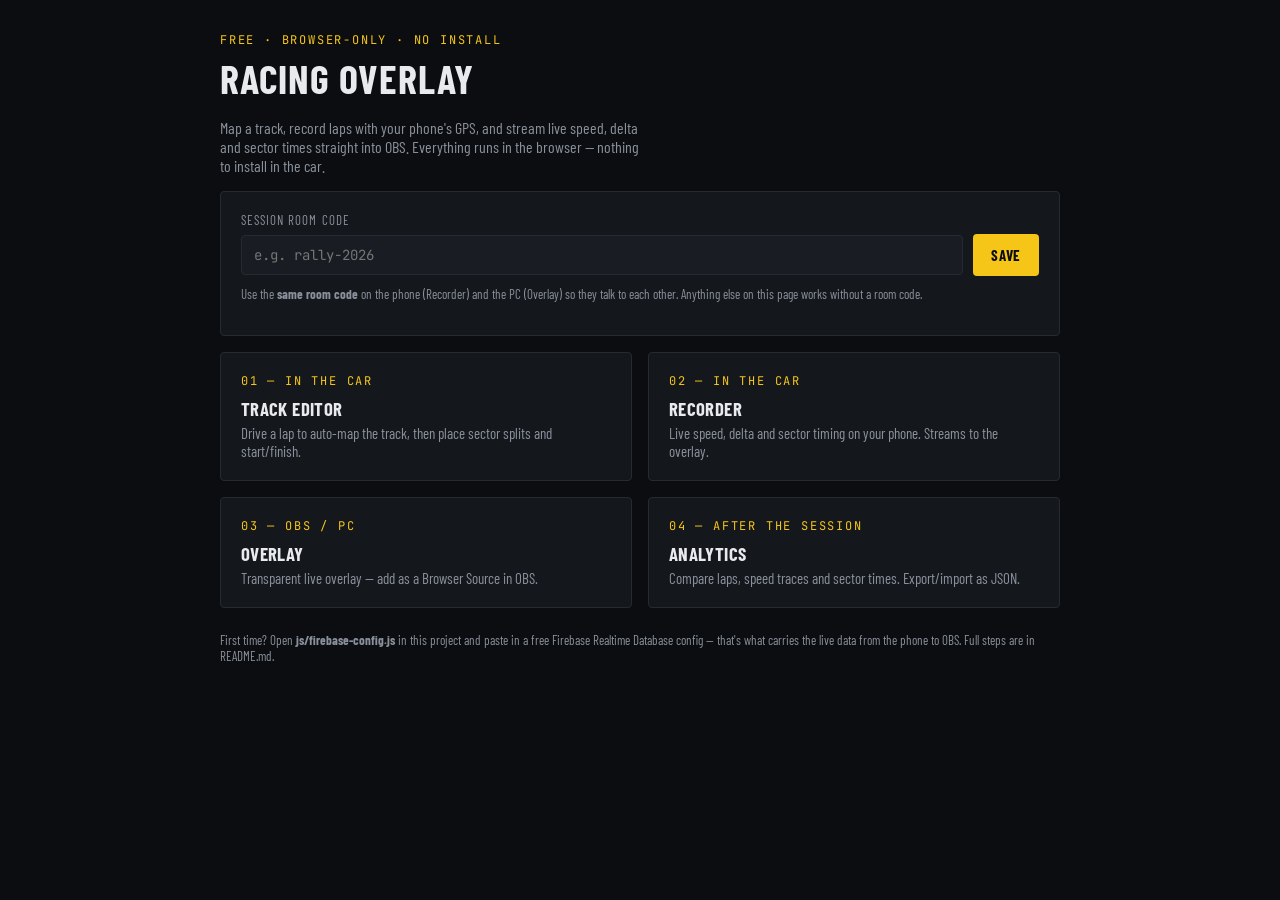
<file: index.html>
<!doctype html>
<html lang="en">
<head>
<meta charset="utf-8">
<meta name="viewport" content="width=device-width, initial-scale=1">
<title>Racing Overlay</title>
<link rel="stylesheet" href="css/style.css">
</head>
<body>
<div class="wrap">
  <div class="eyebrow">Free · Browser-only · No install</div>
  <h1 style="font-size:40px;">Racing Overlay</h1>
  <p style="color:var(--text-dim); max-width:60ch;">
    Map a track, record laps with your phone's GPS, and stream live speed,
    delta and sector times straight into OBS. Everything runs in the
    browser — nothing to install in the car.
  </p>

  <div class="panel">
    <label for="room">Session room code</label>
    <div class="row">
      <input type="text" id="room" placeholder="e.g. rally-2026" style="flex:1;">
      <button id="saveRoom">Save</button>
    </div>
    <p class="footer-note" style="margin-top:10px;">
      Use the <b>same room code</b> on the phone (Recorder) and the PC
      (Overlay) so they talk to each other. Anything else on this page
      works without a room code.
    </p>
  </div>

  <div class="grid-2">
    <a class="card-link" href="editor.html">
      <div class="eyebrow" style="margin-bottom:8px;">01 — In the car</div>
      <h3>Track Editor</h3>
      <p>Drive a lap to auto-map the track, then place sector splits and start/finish.</p>
    </a>
    <a class="card-link" href="recorder.html">
      <div class="eyebrow" style="margin-bottom:8px;">02 — In the car</div>
      <h3>Recorder</h3>
      <p>Live speed, delta and sector timing on your phone. Streams to the overlay.</p>
    </a>
    <a class="card-link" href="overlay.html">
      <div class="eyebrow" style="margin-bottom:8px;">03 — OBS / PC</div>
      <h3>Overlay</h3>
      <p>Transparent live overlay — add as a Browser Source in OBS.</p>
    </a>
    <a class="card-link" href="analytics.html">
      <div class="eyebrow" style="margin-bottom:8px;">04 — After the session</div>
      <h3>Analytics</h3>
      <p>Compare laps, speed traces and sector times. Export/import as JSON.</p>
    </a>
  </div>

  <p class="footer-note">
    First time? Open <b>js/firebase-config.js</b> in this project and paste
    in a free Firebase Realtime Database config — that's what carries the
    live data from the phone to OBS. Full steps are in README.md.
  </p>
</div>
<script src="js/room.js"></script>
<script>
  document.getElementById('room').value = Room.get();
  document.getElementById('saveRoom').onclick = () => {
    Room.set(document.getElementById('room').value);
    alert('Room code saved on this device.');
  };
</script>
</body>
</html>
</file>
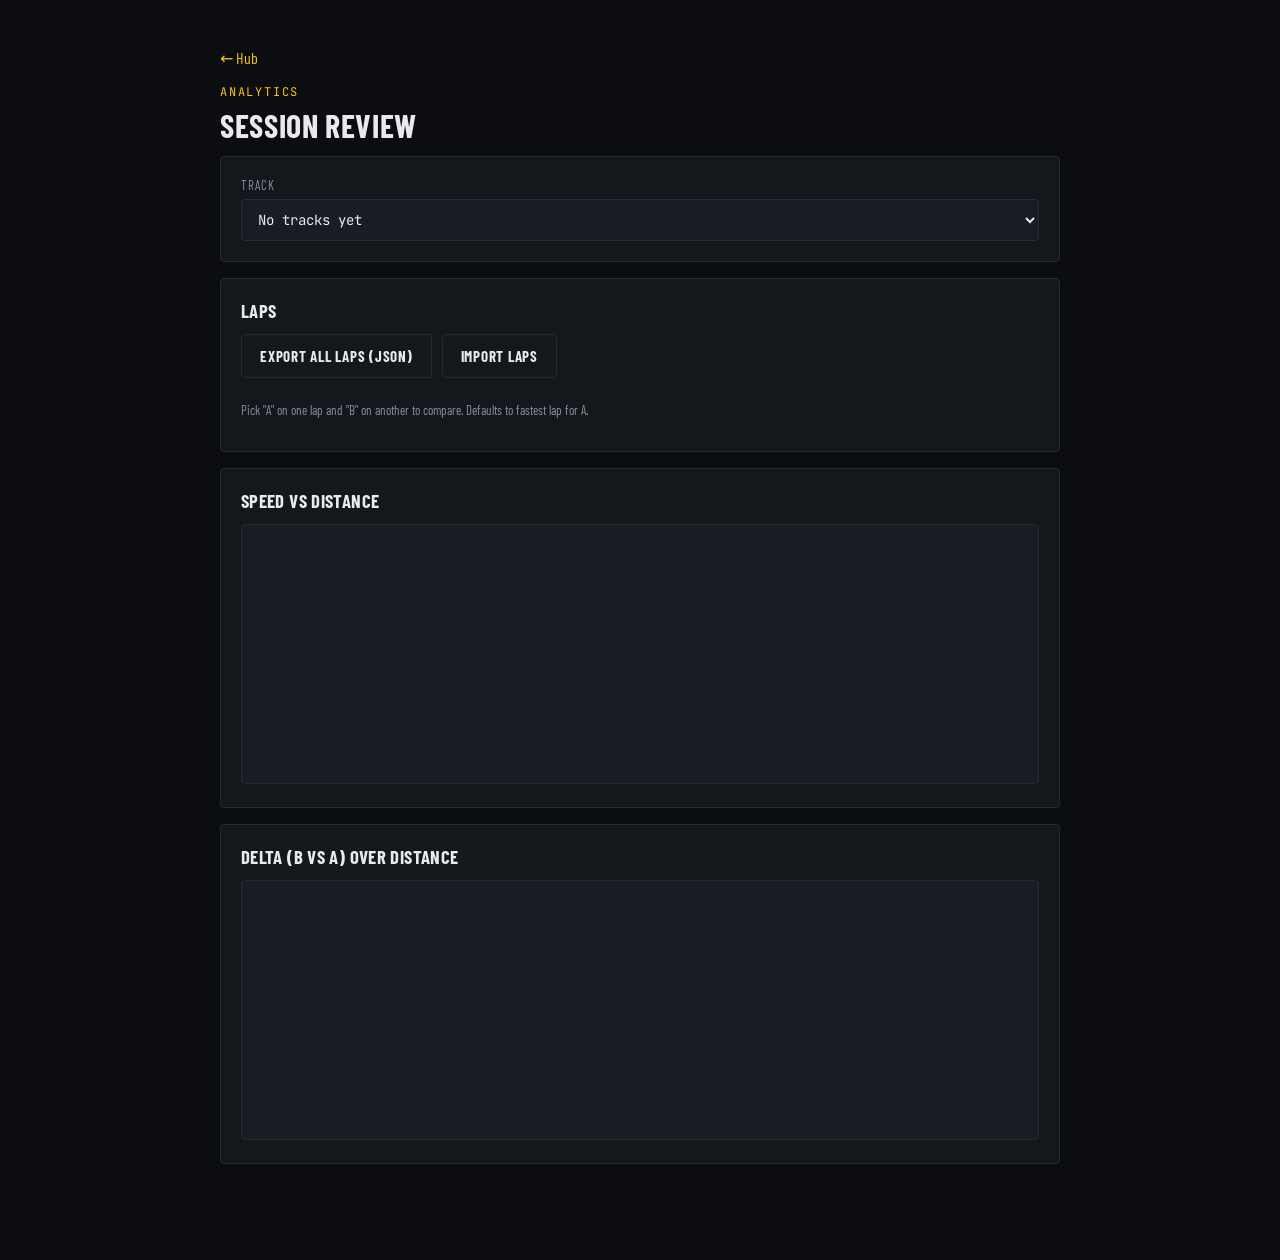
<file: analytics.html>
<!doctype html>
<html lang="en">
<head>
<meta charset="utf-8">
<meta name="viewport" content="width=device-width, initial-scale=1">
<title>Analytics — Racing Overlay</title>
<link rel="stylesheet" href="css/style.css">
<style>
  canvas.chart { width: 100%; height: 260px; background: var(--panel-2); border: 1px solid var(--line); border-radius: var(--radius); }
  .lap-row { display:flex; align-items:center; gap:10px; padding:8px 0; border-bottom:1px solid var(--line); }
  .lap-row select.role { width: 90px; }
</style>
</head>
<body>
<div class="wrap">
  <p><a href="index.html">&larr; Hub</a></p>
  <div class="eyebrow">Analytics</div>
  <h1 style="font-size:32px;">Session review</h1>

  <div class="panel">
    <label for="trackSelect">Track</label>
    <select id="trackSelect"></select>
  </div>

  <div class="panel">
    <h3>Laps</h3>
    <div id="lapRows"></div>
    <div class="row" style="margin-top:12px;">
      <button class="secondary" id="exportAllBtn">Export all laps (JSON)</button>
      <input type="file" id="importFile" accept=".json" style="display:none;">
      <button class="secondary" id="importBtn">Import laps</button>
    </div>
    <p class="footer-note">Pick "A" on one lap and "B" on another to compare. Defaults to fastest lap for A.</p>
  </div>

  <div class="panel">
    <h3>Speed vs distance</h3>
    <canvas id="speedChart" class="chart" width="900" height="260"></canvas>
  </div>

  <div class="panel">
    <h3>Delta (B vs A) over distance</h3>
    <canvas id="deltaChart" class="chart" width="900" height="260"></canvas>
  </div>
</div>

<script src="js/db.js"></script>
<script src="js/room.js"></script>
<script src="js/analytics.js"></script>
</body>
</html>
</file>
<file: css/style.css>
@import url('https://fonts.googleapis.com/css2?family=Barlow+Condensed:wght@500;600;700&family=JetBrains+Mono:wght@400;500;700&display=swap');

:root {
  --bg: #0b0d10;
  --panel: #14171c;
  --panel-2: #191d23;
  --line: #262b33;
  --text: #e8eaed;
  --text-dim: #8a919c;
  --amber: #f5c518;
  --green: #21c567;
  --red: #e4432c;
  --radius: 4px;
}

* { box-sizing: border-box; }

html, body {
  margin: 0;
  padding: 0;
  background: var(--bg);
  color: var(--text);
  font-family: 'Barlow Condensed', system-ui, sans-serif;
}

body { min-height: 100vh; }

h1, h2, h3 {
  font-family: 'Barlow Condensed', sans-serif;
  font-weight: 700;
  letter-spacing: 0.02em;
  text-transform: uppercase;
  margin: 0 0 12px;
}

.mono {
  font-family: 'JetBrains Mono', monospace;
}

a { color: var(--amber); text-decoration: none; }
a:hover { text-decoration: underline; }

.wrap {
  max-width: 880px;
  margin: 0 auto;
  padding: 32px 20px 80px;
}

.eyebrow {
  color: var(--amber);
  font-family: 'JetBrains Mono', monospace;
  font-size: 12px;
  letter-spacing: 0.15em;
  text-transform: uppercase;
  margin-bottom: 6px;
}

.panel {
  background: var(--panel);
  border: 1px solid var(--line);
  border-radius: var(--radius);
  padding: 20px;
  margin-bottom: 16px;
}

.grid-2 {
  display: grid;
  grid-template-columns: 1fr 1fr;
  gap: 16px;
}

@media (max-width: 640px) {
  .grid-2 { grid-template-columns: 1fr; }
}

.card-link {
  display: block;
  background: var(--panel);
  border: 1px solid var(--line);
  border-radius: var(--radius);
  padding: 20px;
  transition: border-color 0.15s ease, transform 0.15s ease;
}
.card-link:hover {
  border-color: var(--amber);
  text-decoration: none;
  transform: translateY(-1px);
}
.card-link h3 { color: var(--text); margin-bottom: 4px; }
.card-link p { color: var(--text-dim); margin: 0; font-size: 15px; }

label {
  display: block;
  font-size: 13px;
  color: var(--text-dim);
  text-transform: uppercase;
  letter-spacing: 0.08em;
  margin-bottom: 6px;
}

input[type="text"], select {
  width: 100%;
  background: var(--panel-2);
  border: 1px solid var(--line);
  color: var(--text);
  padding: 10px 12px;
  border-radius: var(--radius);
  font-family: 'JetBrains Mono', monospace;
  font-size: 14px;
}
input[type="text"]:focus, select:focus {
  outline: none;
  border-color: var(--amber);
}

button, .btn {
  background: var(--amber);
  color: #0b0d10;
  border: none;
  padding: 12px 18px;
  border-radius: var(--radius);
  font-family: 'Barlow Condensed', sans-serif;
  font-weight: 700;
  text-transform: uppercase;
  letter-spacing: 0.05em;
  font-size: 15px;
  cursor: pointer;
}
button:hover { filter: brightness(1.08); }
button:disabled { opacity: 0.4; cursor: not-allowed; }

button.secondary {
  background: transparent;
  color: var(--text);
  border: 1px solid var(--line);
}
button.secondary:hover { border-color: var(--amber); filter: none; }

button.danger { background: var(--red); color: #fff; }

.row { display: flex; gap: 10px; align-items: center; flex-wrap: wrap; }

.stat {
  display: flex;
  flex-direction: column;
  gap: 2px;
}
.stat .label {
  font-size: 12px;
  color: var(--text-dim);
  text-transform: uppercase;
  letter-spacing: 0.1em;
}
.stat .value {
  font-family: 'JetBrains Mono', monospace;
  font-size: 32px;
  font-weight: 700;
}

.pill {
  display: inline-block;
  padding: 3px 10px;
  border-radius: 999px;
  font-size: 12px;
  font-family: 'JetBrains Mono', monospace;
  text-transform: uppercase;
  letter-spacing: 0.05em;
}
.pill.live { background: rgba(33,197,103,0.15); color: var(--green); border: 1px solid var(--green); }
.pill.off { background: rgba(138,145,156,0.12); color: var(--text-dim); border: 1px solid var(--line); }

table { width: 100%; border-collapse: collapse; font-family: 'JetBrains Mono', monospace; font-size: 14px; }
th, td { text-align: left; padding: 8px 10px; border-bottom: 1px solid var(--line); }
th { color: var(--text-dim); font-weight: 500; text-transform: uppercase; font-size: 12px; letter-spacing: 0.06em; }

.footer-note {
  color: var(--text-dim);
  font-size: 13px;
  margin-top: 24px;
}

/* ---- Dashboard widget system (recorder + overlay) ---- */

.ro-dashboard {
  position: relative;
  width: 100%;
  min-height: 60vh;
  touch-action: none;
}

.ro-widget {
  position: absolute;
  background: var(--w-bg, rgba(11,13,16,0.82));
  border: 1px solid rgba(255,255,255,0.08);
  border-radius: 6px;
  overflow: hidden;
  display: flex;
  flex-direction: column;
}

.ro-edit-mode .ro-widget {
  border: 1px dashed var(--amber);
  cursor: grab;
}
.ro-edit-mode .ro-widget:active { cursor: grabbing; }

.ro-widget-bar {
  display: flex;
  align-items: center;
  gap: 6px;
  padding: 3px 6px;
  background: rgba(0,0,0,0.35);
  font-size: 11px;
}
.ro-widget-label {
  flex: 1;
  color: var(--text-dim);
  text-transform: uppercase;
  letter-spacing: 0.06em;
  white-space: nowrap;
  overflow: hidden;
  text-overflow: ellipsis;
}
.ro-w-btn {
  background: none;
  border: none;
  color: var(--text-dim);
  padding: 0 4px;
  font-size: 14px;
  cursor: pointer;
}
.ro-w-btn:hover { color: var(--text); }
.ro-w-del:hover { color: var(--red); }

.ro-widget-resize {
  position: absolute;
  right: 0; bottom: 0;
  width: 16px; height: 16px;
  cursor: nwse-resize;
  background: linear-gradient(135deg, transparent 50%, var(--amber) 50%);
  opacity: 0.6;
}

.ro-widget-body {
  flex: 1;
  display: flex;
  flex-direction: column;
  align-items: flex-start;
  justify-content: center;
  padding: 8px 12px;
  min-height: 0;
  min-width: 0;
}
.ro-widget-body canvas { width: 100%; height: 100%; }

.w-label { font-size: 11px; letter-spacing: 0.1em; text-transform: uppercase; }
.w-big { font-size: 44px; font-weight: 700; line-height: 1; }
.w-mid { font-size: 24px; font-weight: 700; }
.w-small { font-size: 16px; font-weight: 700; }
.w-unit { font-size: 11px; text-transform: uppercase; color: var(--text-dim); }
.w-sectors { display: flex; gap: 6px; flex-wrap: wrap; }
.w-sector-chip { padding: 3px 8px; border-radius: 3px; font-family: 'JetBrains Mono', monospace; font-size: 12px; }

.ro-color-pop {
  position: fixed;
  z-index: 1000;
  background: var(--panel);
  border: 1px solid var(--line);
  border-radius: 6px;
  padding: 10px 12px;
  display: flex;
  flex-direction: column;
  gap: 8px;
  box-shadow: 0 8px 24px rgba(0,0,0,0.4);
}
.ro-color-pop label {
  display: flex;
  align-items: center;
  justify-content: space-between;
  gap: 10px;
  font-size: 12px;
  color: var(--text-dim);
  margin: 0;
}

.ro-toolbar {
  position: fixed;
  right: 20px;
  bottom: 20px;
  z-index: 900;
  display: flex;
  flex-direction: column;
  align-items: flex-end;
  gap: 10px;
}
.ro-fab {
  width: 52px; height: 52px;
  border-radius: 50%;
  background: var(--amber);
  color: #0b0d10;
  font-size: 26px;
  font-weight: 700;
  border: none;
  cursor: pointer;
  box-shadow: 0 4px 14px rgba(0,0,0,0.4);
}
.ro-fab.secondary { background: var(--panel); color: var(--text); border: 1px solid var(--line); font-size: 18px; }

.ro-add-menu {
  background: var(--panel);
  border: 1px solid var(--line);
  border-radius: 8px;
  padding: 8px;
  display: flex;
  flex-direction: column;
  gap: 2px;
  min-width: 160px;
}
.ro-add-menu button {
  background: none;
  border: none;
  color: var(--text);
  text-align: left;
  padding: 8px 10px;
  font-family: 'Barlow Condensed', sans-serif;
  font-size: 15px;
  text-transform: none;
  letter-spacing: 0;
  font-weight: 500;
  border-radius: 4px;
}
.ro-add-menu button:hover { background: var(--panel-2); }
</file>
